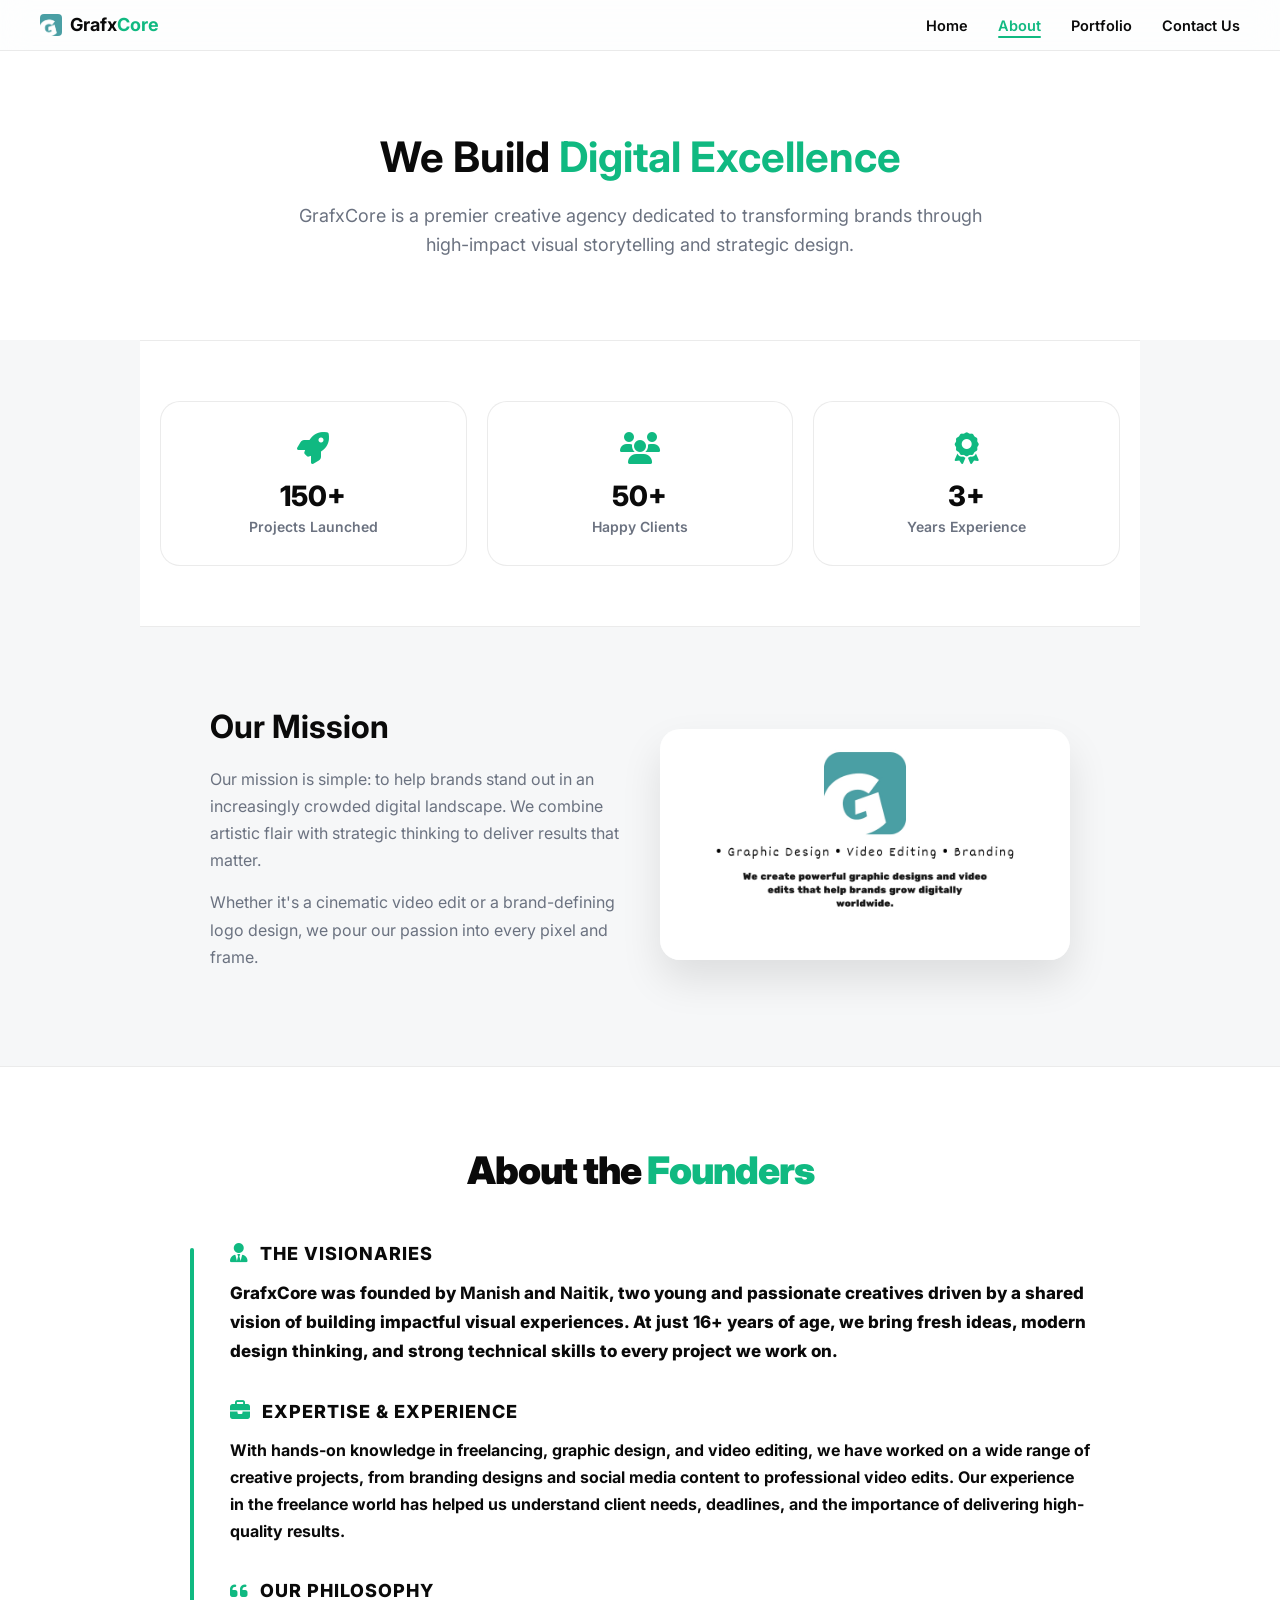
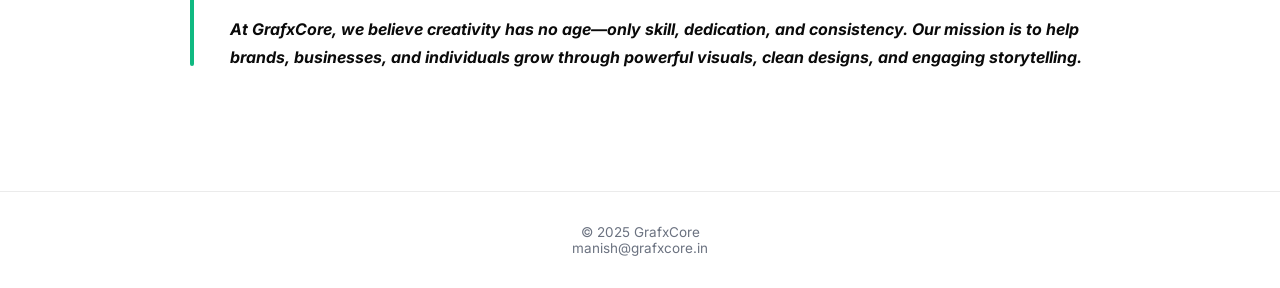
<file: client/about.html>
<!DOCTYPE html>
<html lang="en">
<head>
    <meta charset="UTF-8">
    <meta name="viewport" content="width=device-width, initial-scale=1.0">
    <title>About Us | GrafxCore - Meet Our Founders Manish & Naitik</title>
    <meta name="description" content="Meet the founders of GrafxCore, Manish and Naitik. Discover our mission to provide elite video editing and graphic design services globally.">
    <link rel="icon" type="image/x-icon" href="assets/favicon.ico">
    <link href="https://fonts.googleapis.com/css2?family=Inter:wght@400;500;600;700&display=swap" rel="stylesheet">
    <link rel="stylesheet" href="https://cdnjs.cloudflare.com/ajax/libs/font-awesome/6.5.0/css/all.min.css">
    <link rel="stylesheet" href="style.css">
    <style>
        .about-hero {
            padding: 80px 20px;
            text-align: center;
            background: white;
        }
        .about-hero h1 { font-size: 42px; margin-bottom: 20px; }
        .about-hero h1 span { color: var(--emerald); }
        .about-hero p { max-width: 700px; margin: 0 auto; font-size: 18px; color: var(--text-muted); line-height: 1.6; }
        
        .stats-grid {
            display: grid;
            grid-template-columns: repeat(auto-fit, minmax(200px, 1fr));
            gap: 20px;
            padding: 60px 20px;
            max-width: 1000px;
            margin: 0 auto;
        }
        .stat-card {
            background: white;
            padding: 30px;
            border-radius: var(--radius-lg);
            border: 1px solid var(--border);
            text-align: center;
            transition: 0.3s;
        }
        .stat-card:hover { transform: translateY(-5px); box-shadow: var(--shadow-lg); }
        .stat-card i { font-size: 32px; color: var(--emerald); margin-bottom: 15px; }
        .stat-card h3 { font-size: 28px; margin-bottom: 5px; }
        .stat-card p { color: var(--text-muted); font-size: 14px; }

        .mission-section {
            padding: 80px 20px;
            max-width: 900px;
            margin: 0 auto;
            display: grid;
            grid-template-columns: 1fr 1fr;
            gap: 40px;
            align-items: center;
        }
        .mission-content h2 { font-size: 32px; margin-bottom: 20px; }
        .mission-content p { color: var(--text-muted); line-height: 1.7; margin-bottom: 15px; }
        .mission-image img { width: 100%; border-radius: var(--radius-lg); box-shadow: var(--shadow-lg); }

        @media (max-width: 768px) {
            .mission-section { grid-template-columns: 1fr; text-align: center; }
            .about-hero h1 { font-size: 32px; }
        }
    </style>
</head>
<body>
    <header class="navbar">
        <div class="logo-wrap">
            <img src="assets/logo.jpg" class="logo-img">
            <div class="logo-text">Grafx<span>Core</span></div>
        </div>
        <nav class="nav-links">
            <a href="home" class="nav-link">Home</a>
            <a href="aboutus" class="nav-link active">About</a>
            <a href="portfolio" class="nav-link">Portfolio</a>
            <a href="contactus" class="nav-link">Contact Us</a>
        </nav>
    </header>

    <section class="about-hero">
        <h1>We Build <span>Digital Excellence</span></h1>
        <p>GrafxCore is a premier creative agency dedicated to transforming brands through high-impact visual storytelling and strategic design.</p>
    </section>

    <div class="stats-grid">
        <div class="stat-card">
            <i class="fa-solid fa-rocket"></i>
            <h3>150+</h3>
            <p>Projects Launched</p>
        </div>
        <div class="stat-card">
            <i class="fa-solid fa-users"></i>
            <h3>50+</h3>
            <p>Happy Clients</p>
        </div>
        <div class="stat-card">
            <i class="fa-solid fa-award"></i>
            <h3>3+</h3>
            <p>Years Experience</p>
        </div>
    </div>

    <section class="mission-section">
        <div class="mission-content">
            <h2>Our <span>Mission</span></h2>
            <p>Our mission is simple: to help brands stand out in an increasingly crowded digital landscape. We combine artistic flair with strategic thinking to deliver results that matter.</p>
            <p>Whether it's a cinematic video edit or a brand-defining logo design, we pour our passion into every pixel and frame.</p>
        </div>
        <div class="mission-image">
            <img src="assets/founders-story.jpg" alt="Our Work" style="width: 100%; border-radius: 20px; box-shadow: 0 20px 40px rgba(0,0,0,0.1);">
        </div>
    </section>

    <section class="founders-section" style="padding: 80px 20px; background: white; border-top: 1px solid var(--border);">
        <div style="max-width: 900px; margin: 0 auto;">
            <h2 style="font-size: 38px; margin-bottom: 50px; text-align: center; font-weight: 900; letter-spacing: -1px; color: var(--text-main);">About the <span style="color: var(--emerald);">Founders</span></h2>
            
            <div style="position: relative; padding-left: 40px; margin-bottom: 40px;">
                <div style="position: absolute; left: 0; top: 5px; bottom: 5px; width: 4px; background: var(--emerald); border-radius: 2px;"></div>
                
                <div style="margin-bottom: 35px;">
                    <div style="display: flex; align-items: center; gap: 12px; margin-bottom: 15px;">
                        <i class="fa-solid fa-user-tie" style="color: var(--emerald); font-size: 20px;"></i>
                        <h3 style="margin: 0; font-size: 18px; font-weight: 800; text-transform: uppercase; letter-spacing: 1px;">The Visionaries</h3>
                    </div>
                    <p style="font-size: 17px; font-weight: 800; color: var(--text-main); line-height: 1.7; margin: 0;">
                        GrafxCore was founded by <strong>Manish</strong> and <strong>Naitik</strong>, two young and passionate creatives driven by a shared vision of building impactful visual experiences. At just 16+ years of age, we bring fresh ideas, modern design thinking, and strong technical skills to every project we work on.
                    </p>
                </div>

                <div style="margin-bottom: 35px;">
                    <div style="display: flex; align-items: center; gap: 12px; margin-bottom: 15px;">
                        <i class="fa-solid fa-briefcase" style="color: var(--emerald); font-size: 20px;"></i>
                        <h3 style="margin: 0; font-size: 18px; font-weight: 800; text-transform: uppercase; letter-spacing: 1px;">Expertise & Experience</h3>
                    </div>
                    <p style="font-size: 16px; font-weight: 700; color: var(--text-main); line-height: 1.7; margin: 0;">
                        With hands-on knowledge in freelancing, graphic design, and video editing, we have worked on a wide range of creative projects, from branding designs and social media content to professional video edits. Our experience in the freelance world has helped us understand client needs, deadlines, and the importance of delivering high-quality results.
                    </p>
                </div>

                <div>
                    <div style="display: flex; align-items: center; gap: 12px; margin-bottom: 15px;">
                        <i class="fa-solid fa-quote-left" style="color: var(--emerald); font-size: 20px;"></i>
                        <h3 style="margin: 0; font-size: 18px; font-weight: 800; text-transform: uppercase; letter-spacing: 1px;">Our Philosophy</h3>
                    </div>
                    <p style="font-size: 16px; font-weight: 700; color: var(--text-main); line-height: 1.7; margin: 0; font-style: italic;">
                        At GrafxCore, we believe creativity has no age—only skill, dedication, and consistency. Our mission is to help brands, businesses, and individuals grow through powerful visuals, clean designs, and engaging storytelling.
                    </p>
                </div>
            </div>
        </div>
    </section>

    <footer class="footer">
        <p>© 2025 GrafxCore</p>
        <p>manish@grafxcore.in</p>
    </footer>

    <script src="script.js"></script>
</body>
</html>
</file>
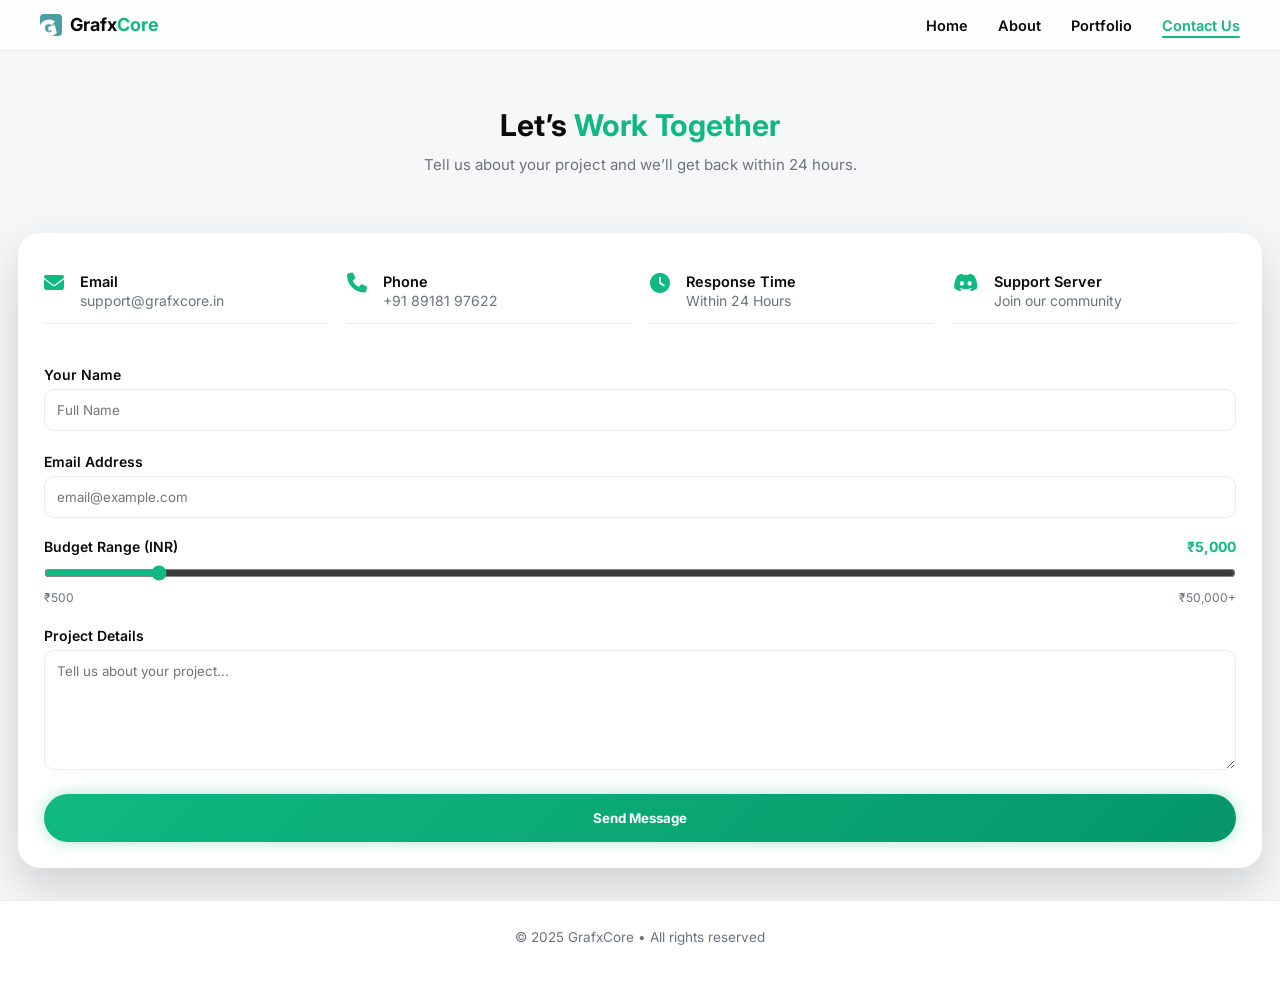
<file: client/ct.html>
<!DOCTYPE html>
<html lang="en">
<head>
  <meta charset="UTF-8">
  <title>Contact GrafxCore | Get a Quote for Video & Design Projects</title>
  <meta name="description" content="Ready to start your project? Contact GrafxCore for expert video editing and graphic design. Reach us via WhatsApp at +91 89181 97622 or email support@grafxcore.in.">
  <link rel="icon" type="image/x-icon" href="assets/favicon.ico">
  <meta name="viewport" content="width=device-width, initial-scale=1.0">

  <!-- Fonts & Icons -->
  <link href="https://fonts.googleapis.com/css2?family=Inter:wght@400;500;600;700&display=swap" rel="stylesheet">
  <link rel="stylesheet" href="https://cdnjs.cloudflare.com/ajax/libs/font-awesome/6.5.0/css/all.min.css">

  <!-- CSS -->
  <link rel="stylesheet" href="style.css">
  <link rel="stylesheet" href="ct.css">
</head>
<body>

<!-- NAVBAR (SAME AS OTHER PAGES) -->
<header class="navbar">
  <div class="logo-wrap">
    <img src="assets/logo.jpg" class="logo-img" alt="Logo">
    <div class="logo-text">Grafx<span>Core</span></div>
  </div>

  <nav class="nav-links">
    <a href="home" class="nav-link">Home</a>
    <a href="aboutus" class="nav-link">About</a>
    <a href="portfolio" class="nav-link">Portfolio</a>
    <a href="contactus" class="nav-link active">Contact Us</a>
  </nav>
</header>

<!-- PAGE CONTENT -->
<div id="pageContent">

  <section class="contact-hero">
    <h1>Let’s <span>Work Together</span></h1>
    <p>Tell us about your project and we’ll get back within 24 hours.</p>
  </section>

  <section class="contact-card">
    <div class="info-grid" style="display: grid; grid-template-columns: repeat(auto-fit, minmax(200px, 1fr)); gap: 20px; margin-bottom: 40px;">
      <div class="info-box">
        <i class="fa-solid fa-envelope"></i>
        <div>
          <h3>Email</h3>
          <p>support@grafxcore.in</p>
        </div>
      </div>

      <div class="info-box">
        <i class="fa-solid fa-phone"></i>
        <div>
          <h3>Phone</h3>
          <p>+91 89181 97622</p>
        </div>
      </div>

      <div class="info-box">
        <i class="fa-solid fa-clock"></i>
        <div>
          <h3>Response Time</h3>
          <p>Within 24 Hours</p>
        </div>
      </div>

      <a href="https://discord.gg/aZUEeTjCmJ" target="_blank" class="info-box" style="text-decoration: none;">
        <i class="fa-brands fa-discord" style="color: var(--emerald);"></i>
        <div>
          <h3 style="color: var(--text-main);">Support Server</h3>
          <p>Join our community</p>
        </div>
      </a>
    </div>

    <form id="contactForm" style="display: flex; flex-direction: column; gap: 20px; text-align: left;">
      <div class="input-group">
        <label style="font-weight: 600; font-size: 14px; color: var(--text-main);">Your Name</label>
        <input type="text" id="name" placeholder="Full Name" required style="width: 100%; padding: 12px; border: 1px solid var(--border); border-radius: 10px; margin-top: 5px;">
      </div>

      <div class="input-group">
        <label style="font-weight: 600; font-size: 14px; color: var(--text-main);">Email Address</label>
        <input type="email" id="email" placeholder="email@example.com" required style="width: 100%; padding: 12px; border: 1px solid var(--border); border-radius: 10px; margin-top: 5px;">
      </div>

      <div class="input-group">
        <label style="font-weight: 600; font-size: 14px; color: var(--text-main); display: flex; justify-content: space-between;">
          Budget Range (INR)
          <span id="budgetValue" style="color: var(--emerald); font-weight: 700;">₹5,000</span>
        </label>
        <input type="range" id="budget" min="500" max="50000" step="500" value="5000" oninput="updateBudget(this.value)" style="width: 100%; margin-top: 10px; accent-color: var(--emerald);">
        <div style="display: flex; justify-content: space-between; font-size: 12px; color: var(--text-muted); margin-top: 5px;">
          <span>₹500</span>
          <span>₹50,000+</span>
        </div>
      </div>

      <div class="input-group">
        <label style="font-weight: 600; font-size: 14px; color: var(--text-main);">Project Details</label>
        <textarea id="message" placeholder="Tell us about your project..." required style="width: 100%; padding: 12px; border: 1px solid var(--border); border-radius: 10px; margin-top: 5px; height: 120px; font-family: inherit;"></textarea>
      </div>

      <button type="submit" style="background: var(--gradient); color: white; border: none; padding: 16px; border-radius: 999px; font-weight: 700; cursor: pointer; box-shadow: var(--glow);">Send Message</button>
    </form>
  </section>

  <footer class="footer">
    © 2025 GrafxCore • All rights reserved
  </footer>

</div>

<script src="ct.js"></script>
</body>
</html>
</file>
<file: client/style.css>
:root{
  /* BASE */
  --white:#ffffff;
  --black:#0a0a0a;
  --gray:#f6f7f8;

  /* EMERALD */
  --emerald:#10b981;
  --emerald-soft:rgba(16,185,129,.14);
  --emerald-dark:#059669;

  /* TEXT */
  --text-main:#0a0a0a;
  --text-muted:#6b7280;

  /* UI */
  --glass:rgba(255,255,255,.8);
  --card:#ffffff;
  --border:rgba(0,0,0,.08);

  /* RADIUS */
  --radius:14px;
  --radius-lg:20px;

  /* SHADOWS */
  --shadow-sm:0 6px 18px rgba(0,0,0,.08);
  --shadow-lg:0 18px 48px rgba(0,0,0,.16);

  --glow:0 0 16px rgba(16,185,129,.35);
  --gradient:linear-gradient(135deg,#10b981,#059669);

  /* SPACING */
  --xs:6px;
  --sm:12px;
  --md:18px;
  --lg:26px;
  --xl:72px;
}

/* RESET */
*{
  margin:0;
  padding:0;
  box-sizing:border-box;
  font-family:'Inter',sans-serif;
}

a{ text-decoration:none; color:inherit; }

body{
  background:var(--gray);
  color:var(--text-main);
}

/* ================= */
/* NAVBAR */
/* ================= */

.navbar{
  position:sticky;
  top:0;
  z-index:100;

  display:flex;
  justify-content:space-between;
  align-items:center;

  padding:14px 40px;
  background:var(--glass);
  backdrop-filter:blur(14px);

  border-bottom:1px solid var(--border);
}

.nav-links {
  display: flex;
  gap: 30px;
  align-items: center;
}

.nav-link {
  font-size: 14.5px;
  font-weight: 600;
  color: var(--text-main);
  transition: 0.3s;
  position: relative;
}

.nav-link:hover {
  color: var(--emerald);
}

.nav-link.active {
  color: var(--emerald);
}

.nav-link.active::after {
  content: '';
  position: absolute;
  bottom: -4px;
  left: 0;
  width: 100%;
  height: 2px;
  background: var(--emerald);
  border-radius: 2px;
}

.menu-icon{
  display: none !important;
}

/* MOBILE */
@media(max-width:768px){
  .navbar { 
    padding: 14px 20px;
    flex-direction: column;
    gap: 10px;
  }
  .nav-links { 
    display: flex !important;
    gap: 15px;
    justify-content: center;
    width: 100%;
  }
  .nav-link { font-size: 13px; }
  .menu-icon { display: none !important; }
}

/* MOBILE MENU (HIDDEN) */
.mobile-menu{ display: none !important; }

.logo-wrap {
  display: flex;
  align-items: center;
  gap: 8px;
}

.logo-img {
  width: 22px;
  height: 22px;
  border-radius: 4px;
  object-fit: cover;
}

.logo-text {
  font-size: 18px;
  font-weight: 700;
  line-height: 1;
}

.logo-text span {
  color: var(--emerald);
}

/* ===== */
/* HERO */
/* ===== */

.hero{
  text-align:center;
  padding:var(--xl) 22px;
}

.badge{
  padding:6px 14px;
  border-radius:999px;
  font-size:11.5px;
  letter-spacing:1px;

  background:var(--emerald-soft);
  color:var(--emerald);
  border:1px solid var(--border);
}

.hero h1{
  font-size:36px;
  margin:16px 0;
  line-height:1.15;
}

.hero h1 span{ color:var(--emerald); }

.hero p{
  max-width:540px;
  margin:auto;
  font-size:15px;
  color:var(--text-muted);
  line-height:1.65;
}

/* BUTTONS */
.hero-buttons{
  margin-top:24px;
  display:flex;
  justify-content:center;
  gap:12px;
}

.primary-btn,
.secondary-btn{
  padding:10px 22px;
  font-size:13.5px;
  font-weight:600;
  border-radius:999px;
  transition:.25s ease;
}

.primary-btn{
  background:var(--gradient);
  color:#fff;
  box-shadow:var(--glow);
}

.primary-btn:hover{ transform:translateY(-2px); }

.secondary-btn{
  background:#fff;
  border:1px solid var(--border);
  color:var(--black);
}

/* ===== */
/* ABOUT */
/* ===== */

.about-home{
  padding:var(--xl) 24px;
  text-align:center;
}

.about-home h2{
  font-size:26px;
  margin-bottom:10px;
}

.about-home span{ color:var(--emerald); }

.about-home p{
  max-width:600px;
  margin:auto;
  font-size:15px;
  line-height:1.75;
  color:var(--text-muted);
}

/* ===== */
/* WORK (COMPACT 16:9) */
/* ===== */

.work-preview{
  padding:var(--xl) 0;
}

.work-preview h2{
  text-align:center;
  font-size:26px;
  margin-bottom:26px;
}

.carousel{
  display:flex;
  gap:20px;
  padding:20px 40px;
  overflow:hidden;
}

.thumb {
  min-width: 300px;
  aspect-ratio: 16 / 9;
  background: var(--card);
  border-radius: var(--radius-lg);
  overflow: hidden;
  box-shadow: var(--shadow-sm);
  
  opacity: 0;
  transform: translateX(100px);
  transition: all .8s cubic-bezier(0.16, 1, 0.3, 1);
}

.thumb.visible {
  opacity: 1;
  transform: translateX(0);
}

.thumb img{
  width:100%;
  height:100%;
  object-fit:cover;
}

.thumb.active{
  transform:scale(1.06);
  box-shadow:0 0 32px rgba(16,185,129,.35);
  z-index:2;
}

/* ===== */
/* STATS (REDESIGNED) */
/* ===== */
.stats-grid {
  display: grid;
  grid-template-columns: repeat(auto-fit, minmax(200px, 1fr));
  gap: 24px;
  padding: var(--xl) 24px;
  background: var(--white);
  border-top: 1px solid var(--border);
  border-bottom: 1px solid var(--border);
}

.stat-card {
  text-align: center;
  padding: 30px;
  border-radius: var(--radius-lg);
  background: var(--gray);
  border: 1px solid var(--border);
  transition: .3s ease;
}

.stat-card:hover {
  transform: translateY(-5px);
  box-shadow: var(--shadow-sm);
  border-color: var(--emerald);
}

.stat-icon {
  font-size: 28px;
  color: var(--emerald);
  margin-bottom: 12px;
}

.stat-card h3 {
  font-size: 28px;
  font-weight: 800;
  margin-bottom: 4px;
}

.stat-card p {
  font-size: 14px;
  font-weight: 600;
  color: var(--text-muted);
}

/* ===== */
/* GOALS */
/* ===== */
.goals-section {
  padding: var(--xl) 24px;
  text-align: center;
}

.goals-section h2 {
  font-size: 26px;
  margin-bottom: 40px;
}

.goals-grid {
  display: grid;
  grid-template-columns: repeat(auto-fit, minmax(250px, 1fr));
  gap: 24px;
  max-width: 1000px;
  margin: auto;
}

.goal-box {
  background: var(--white);
  padding: 40px 30px;
  border-radius: var(--radius-lg);
  border: 1px solid var(--border);
  box-shadow: var(--shadow-sm);
  transition: .3s ease;
}

.goal-box:hover {
  border-color: var(--emerald);
  transform: translateY(-5px);
}

.goal-box i {
  font-size: 32px;
  color: var(--emerald);
  margin-bottom: 20px;
}

.goal-box h3 {
  font-size: 18px;
  margin-bottom: 12px;
}

.goal-box p {
  font-size: 14px;
  color: var(--text-muted);
  line-height: 1.6;
}

/* FOOTER */
.footer{
  padding:32px;
  text-align:center;
  font-size:13.5px;
  color:var(--text-muted);

  background:#ffffff;
  border-top:1px solid var(--border);
}

.socials{
  margin-top:12px;
  display:flex;
  justify-content:center;
  gap:16px;
}

.socials i{
  font-size:17px;
  color:var(--emerald);
}

/* MOBILE */
@media(max-width:600px){
  .hero h1{ font-size:28px; }
  .thumb{ min-width:170px; }
  .stats-grid { gap: 15px; }
}
</file>
<file: client/ct.css>
:root{
  /* BASE */
  --white:#ffffff;
  --black:#0a0a0a;
  --gray:#f6f7f8;

  /* EMERALD */
  --emerald:#10b981;
  --emerald-soft:rgba(16,185,129,.14);
  --emerald-dark:#059669;

  /* TEXT */
  --text-main:#0a0a0a;
  --text-muted:#6b7280;

  /* UI */
  --border:rgba(0,0,0,.08);
  --glass:rgba(255,255,255,.8);

  --radius:14px;
  --radius-lg:22px;

  --shadow-sm:0 6px 18px rgba(0,0,0,.08);
  --shadow-lg:0 20px 48px rgba(0,0,0,.16);

  --glow:0 0 16px rgba(16,185,129,.35);
  --gradient:linear-gradient(135deg,#10b981,#059669);
}

/* RESET */
*{
  margin:0;
  padding:0;
  box-sizing:border-box;
  font-family:'Inter',sans-serif;
}

a{ text-decoration:none; color:inherit; }

body{
  background:var(--gray);
  color:var(--text-main);
}

/* NAVBAR (INHERITED FROM STYLE.CSS) */
.navbar, .nav-links, .nav-link, .logo-wrap, .logo-img, .logo-text {
  /* No overrides needed, just let style.css handle it */
}

/* Fix for spacing if needed */
.navbar {
  margin-bottom: 0;
}

/* Remove old mobile menu and duplicated navbar styles from ct.css */
.navbar, .logo-wrap, .logo-img, .logo-text, .menu-icon, .mobile-menu {
  /* These are now managed by style.css or are hidden */
}

/* ================= */
/* BLUR EFFECT */
/* ================= */

#pageContent{
  transition:filter .3s ease, opacity .3s ease;
}

#pageContent.blurred{
  filter:blur(6px);
  opacity:.55;
  pointer-events:none;
}

/* ===== */
/* HERO */
/* ===== */

.contact-hero{
  padding:56px 20px 24px;
  text-align:center;
}

.contact-hero h1{
  font-size:30px;
  font-weight:700;
}

.contact-hero span{
  color:var(--emerald);
}

.contact-hero p{
  margin-top:10px;
  font-size:15px;
  color:var(--text-muted);
  line-height:1.6;
}

/* ===== */
/* CONTACT CARD */
/* ===== */

.contact-card{
  margin:32px 18px;
  padding:26px;

  background:#ffffff;
  border-radius:var(--radius-lg);
  box-shadow:var(--shadow-lg);
}

/* INFO ROW */
.info-box{
  display:flex;
  align-items:flex-start;
  gap:16px;

  padding:14px 0;
  border-bottom:1px solid var(--border);
}

.info-box:hover {
  background: var(--emerald-soft);
  border-radius: var(--radius);
  padding-left: 10px;
}

.info-box i{
  font-size:20px;
  color:var(--emerald);
}

.info-box h3{
  font-size:14.5px;
  font-weight:600;
}

.info-box p{
  margin-top:2px;
  font-size:14px;
  color:var(--text-muted);
}

/* ===== */
/* DISCORD BUTTON */
/* ===== */

.discord-contact{
  display:flex;
  justify-content:center;
  align-items:center;
  gap:10px;

  margin-top:22px;
  padding:13px;

  background:var(--gradient);
  color:#ffffff;
  font-weight:600;

  border-radius:999px;
  box-shadow:var(--glow);
  transition:.25s ease;
}

.discord-contact:hover{
  transform:translateY(-2px);
}

/* ===== */
/* FOOTER */
/* ===== */

.footer{
  text-align:center;
  padding:28px 0 40px;
  font-size:13.5px;
  color:var(--text-muted);
}

/* MOBILE */
@media(max-width:600px){
  .contact-hero h1{ font-size:26px; }
}
</file>
